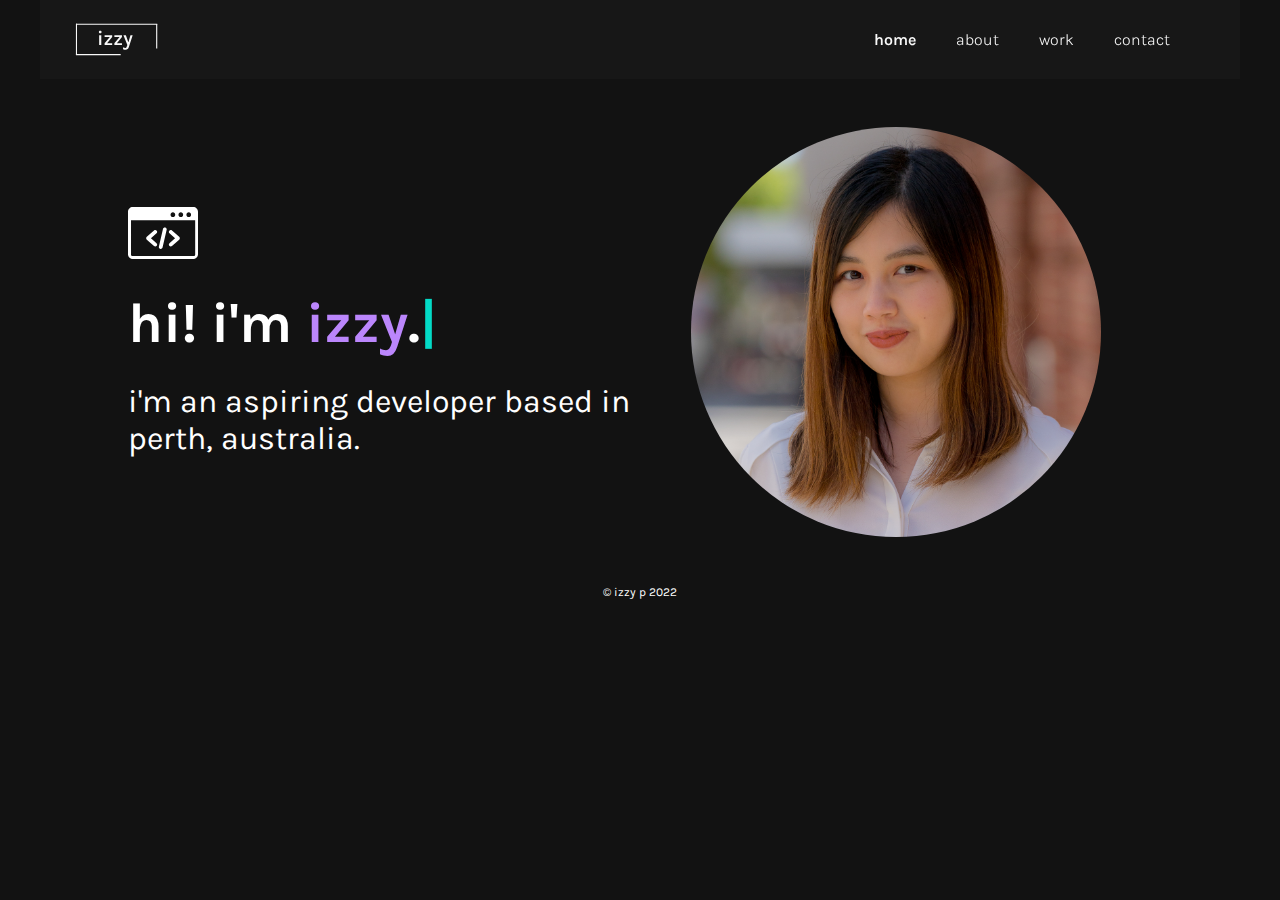
<file: index.html>
<!DOCTYPE html>
<html lang="en">
    <head>
        <meta charset="utf-8" />
        <meta name="viewport" content="width=device-width, initial-scale=1.0" />
        <title>izzy p - portfolio</title>
        <link rel="stylesheet" href="styles-index.css" />
    </head>
    <body>
        <main>
            <header>
                <div id="navigation-container">
                    <a href="index.html"><img src="./images/izzy-logo.svg" id="img-logo"/></a>
                    <nav>
                        <a href="#" class="nav-selected">Home</a>
                        <a href="about.html" class="nav-text">About</a>
                        <a href="work.html" class="nav-text">Work</a>
                        <a href="contact.html" class="nav-text">Contact</a>
                    </nav>
                </div>
            </header>
            <section id="hero">    	
                <div id="column-1">
                    <img id ="icon-index" src="./images/coding-icon.svg"/>
                    <h1 class="typing">Hi! I'm <span class="pink-text">Izzy</span>.<span class="green-text"><blink>|</blink></span></h1>
                    <h2>I'm an aspiring developer based in Perth, Australia.</h2>
                </div>
                <div id="column-2">
                    <img class ="photo" src="./images/headshot.png"/>
                </div>
            </section>
        </main>
        <footer>
            <p>© Izzy P 2022</p>
        </footer>
    </body>
</html>
</file>
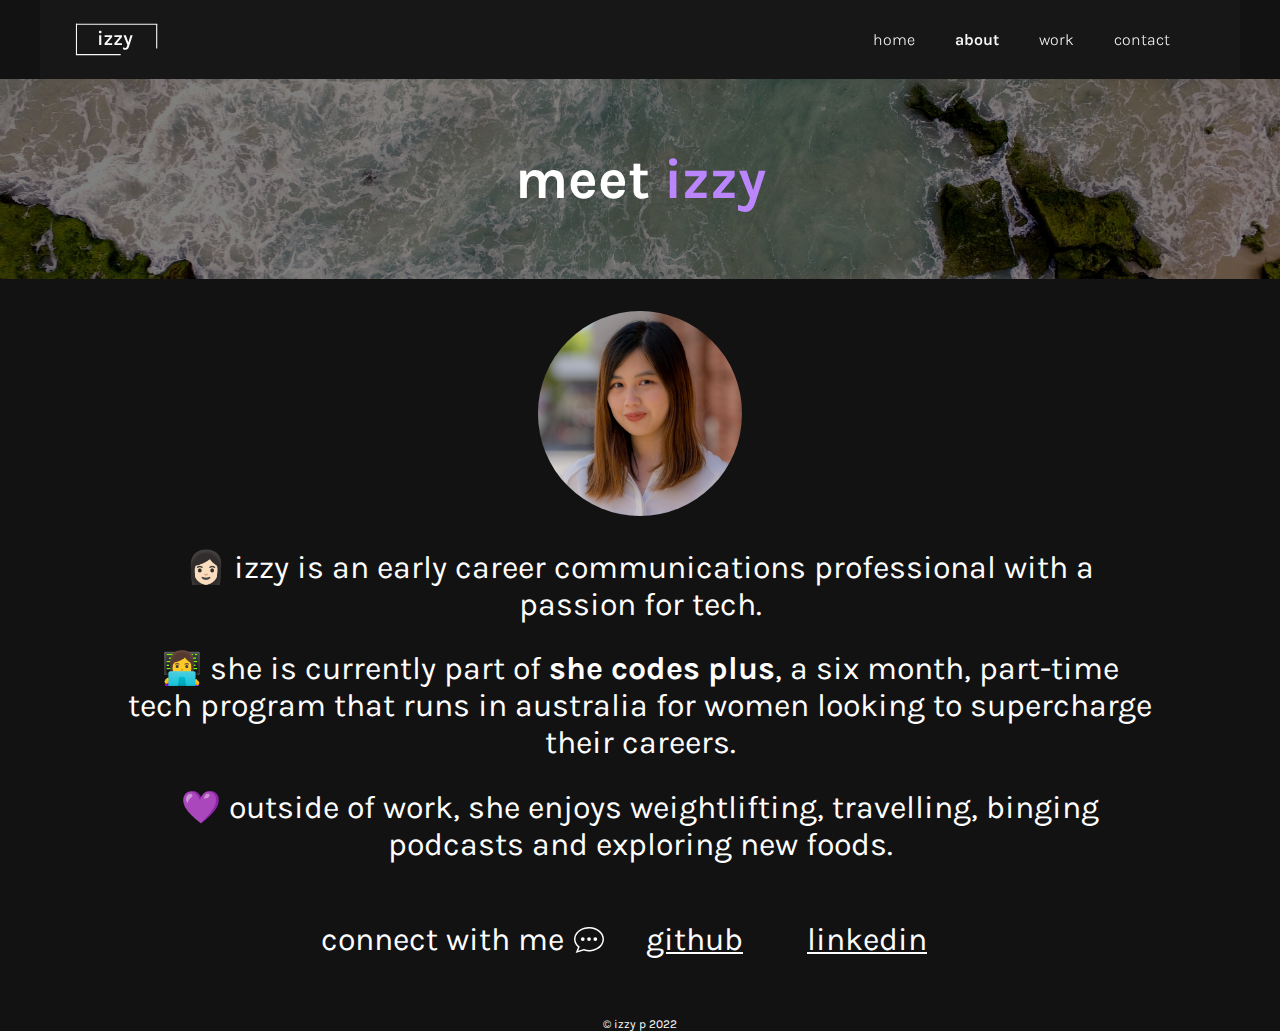
<file: about.html>
<!DOCTYPE html>
<html lang="en">
    <head>
        <meta charset="utf-8" />
        <meta name="viewport" content="width=device-width, initial-scale=1.0" />
        <title>about | izzy p - portfolio</title>
        <link rel="stylesheet" href="styles-global.css" />
    </head>
    <body>
        <main>
            <header>
                <div id="navigation-container">
                    <a href="index.html"><img src="./images/izzy-logo.svg" id="img-logo"/></a>
                    <nav>
                        <a href="index.html" class="nav-text">home</a>
                        <a href="#" class="nav-selected">about</a>
                        <a href="work.html" class="nav-text">work</a>
                        <a href="contact.html" class="nav-text">contact</a>
                    </nav>
                </div>
            </header>
            <section class="banner-image about">
                <div class="banner-text">
                    <h1>Meet <span class="pink-text">Izzy</span></h1>
                </div>
            </section>
            <section class="page">
                <img id ="photo-index" src="./images/headshot.png"/>
                <h2>👩🏻 izzy is an early career communications professional with a passion for tech. </h2>
                <h2>👩‍💻 She is currently part of <span class="page-heading">She Codes Plus</span>, a six month, part-time tech program that runs in Australia for women looking to supercharge their careers.</h2>
                <h2>💜 Outside of work, she enjoys weightlifting, travelling, binging podcasts and exploring new foods.</h2>
                <div class="links">
                    <div class="links-heading">
                        <h2>Connect with me</h2>
                        <img id ="icon-about" src="./images/chat-icon.svg"/>
                        <h2 class="social"><a href="https://github.com/isabelputri">GitHub</a></h2>
                        <h2 class="social"><a href="https://www.linkedin.com/in/isabelputri/">LinkedIn</a></h2>
                </div>
            </section>
        </main>
        <footer>
            <p>© Izzy P 2022</p>
        </footer>
    </body>
</html>
</file>
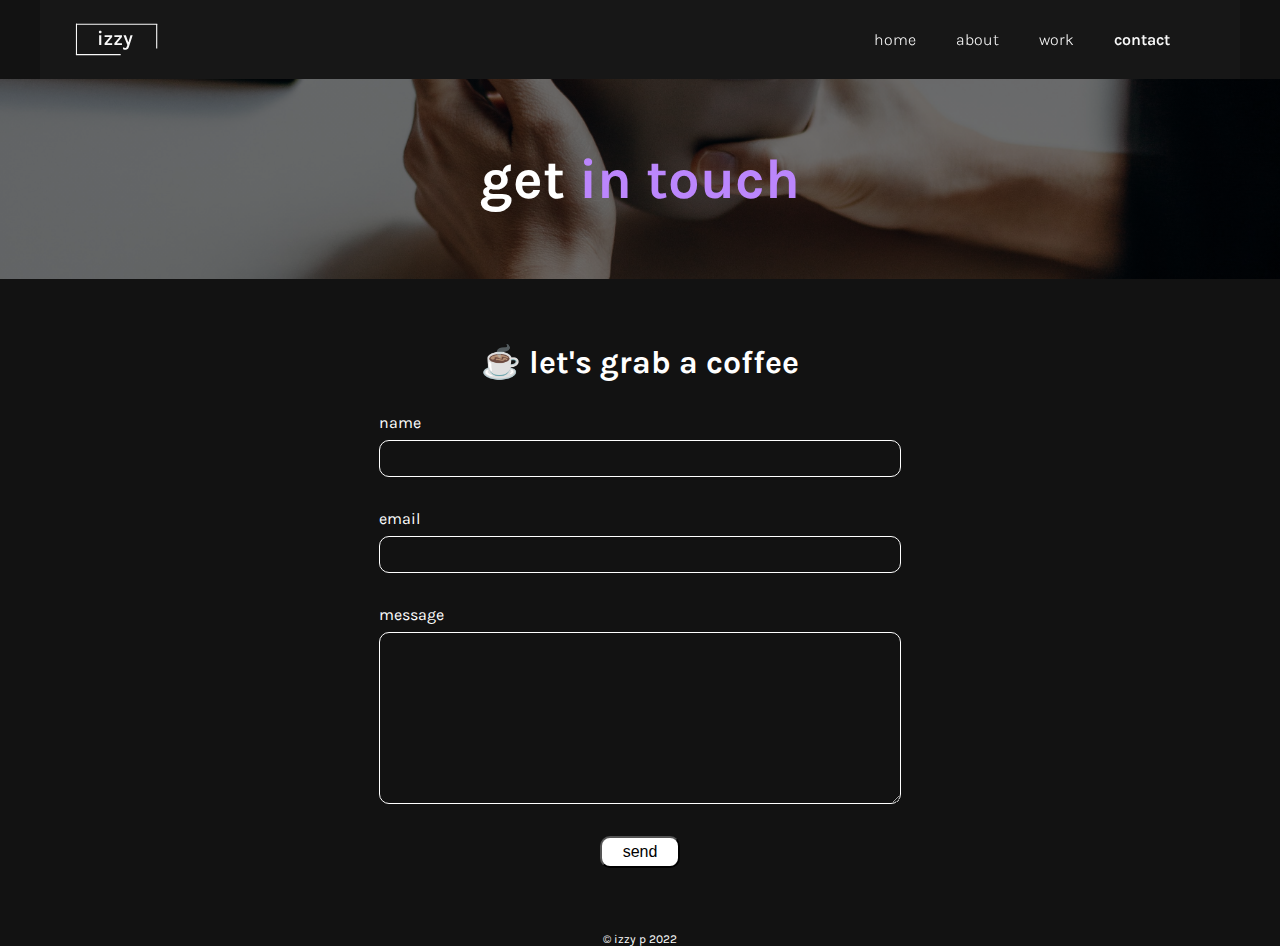
<file: contact.html>
<!DOCTYPE html>

<html lang="en">
    <head>
        <meta charset="utf-8" />
        <meta name="viewport" content="width=device-width, initial-scale=1.0" />
        <title>contact | izzy p - portfolio</title>
        <link rel="stylesheet" href="styles-global.css" />
    </head>

    <body>
        <main>
            <header>
                <div id="navigation-container">
                    <a href="index.html"><img src="./images/izzy-logo.svg" id="img-logo"/></a>
                    <nav>
                        <a href="index.html" class="nav-text">home</a>
                        <a href="about.html" class="nav-text">about</a>
                        <a href="work.html" class="nav-text">work</a>
                        <a href="contact.html" class="nav-selected">contact</a>
                    </nav>
                </div>
            </header>
            <section class="banner-image contact">
                <div class="banner-text">
                    <h1>get <span class="pink-text">in touch</span></h1>
                </div>
            </section>
            <h2 class="page-heading">☕ Let's grab a coffee</h2>
            <section class="page contact">
                <form action="https://formspree.io/f/mdojdrlv" method="post">
                    <div class="form-item">
                        <label for="name">Name</label>
                        <input type="text" id="name" name="name" required="">
                    </div>
                    <div class="form-item">
                        <label for="mail">Email</label>
                        <input type="email" id="mail" name="email" required="">
                    </div>
                    <div class="form-item">
                        <label for="message">Message</label>
                        <textarea id="message" name="message" cols="30" rows ="10" required=""></textarea>
                    </div>
                    <div class="form-item">
                        <button type="submit">send</button>
                    </div>
            </section>
        </main>
        <footer>
            <p>© Izzy P 2022</p>
        </footer>
    </body>
</html>
</file>
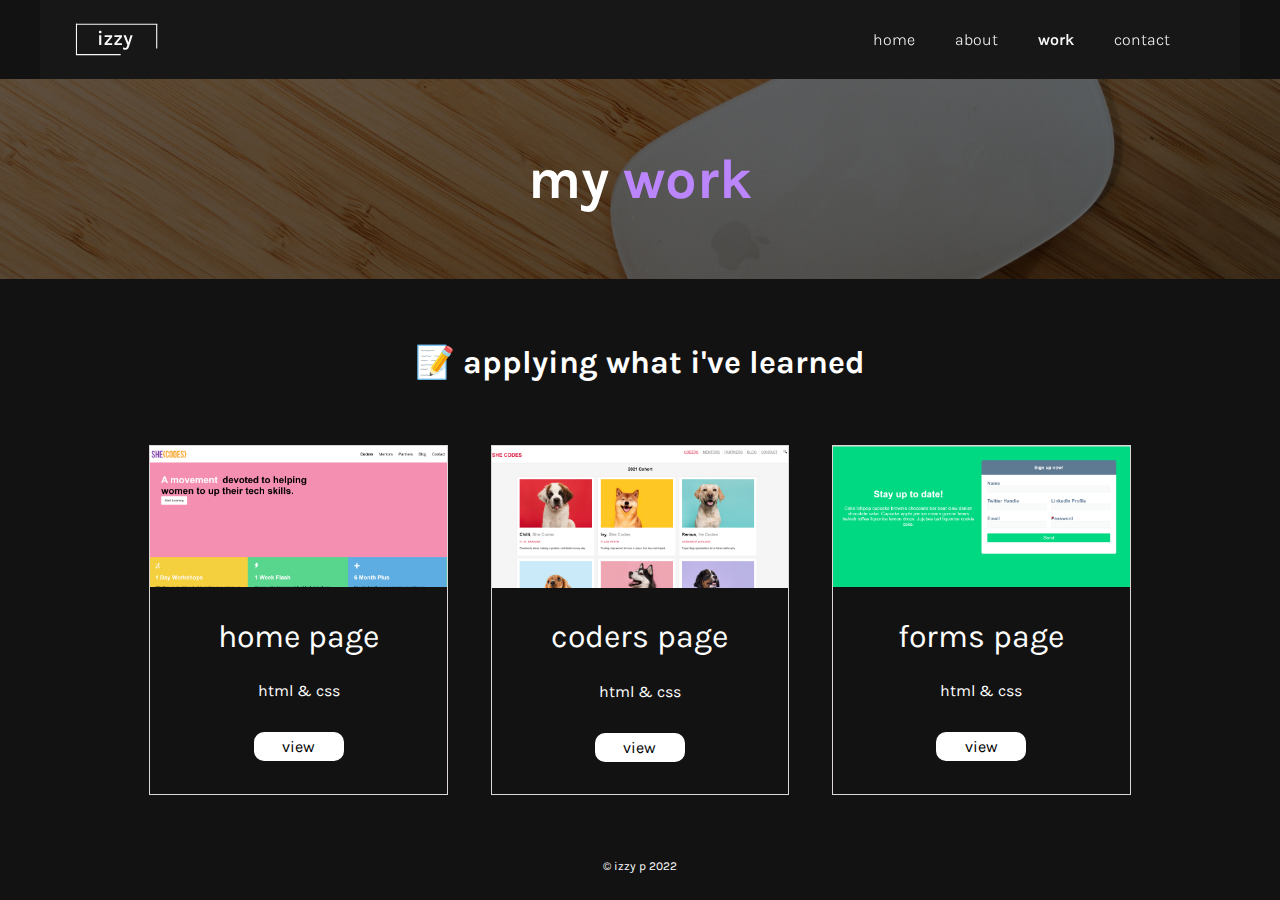
<file: work.html>
<!DOCTYPE html>

<html lang="en">
    <head>
        <meta charset="utf-8" />
        <meta name="viewport" content="width=device-width, initial-scale=1.0" />
        <title>work | izzy p - portfolio</title>
        <link rel="stylesheet" href="styles-global.css" />
    </head>

    <body>
        <main>
            <header>
                <div id="navigation-container">
                    <a href="index.html"><img src="./images/izzy-logo.svg" id="img-logo"/></a>
                    <nav>
                        <a href="index.html" class="nav-text">home</a>
                        <a href="about.html" class="nav-text">about</a>
                        <a href="work.html" class="nav-selected">work</a>
                        <a href="contact.html" class="nav-text">contact</a>
                    </nav>
                </div>
            </header>
            <section class="banner-image work">
                <div class="banner-text">
                    <h1>My <span class="pink-text">Work</span></h1>
                </div>
            </section>
            <h2 class="page-heading">📝 Applying what I've learned</h2>
            <section class="page work">
                <div class="column">
                    <img class ="card" src="images/work-card-1.png" title="She Codes Home Page"/>
                    <h2>Home Page</h2>
                    <h3>html & css</h3>
                    <a class="work-button" href="#">View</a>
                </div>
                <div class="column">
                    <img class ="card" src="./images/work-card-2.png" title="She Codes Coders Page"/>
                    <h2> Coders Page</h2>
                    <h3>html & css</h3>
                    <a class="work-button" href="#">View</a>
                </div>
                <div class="column">
                    <img class ="card" src="./images/work-card-3.png" title="She Codes Forms Page"/>
                    <h2>Forms Page</h2>
                    <h3>html & css</h3>
                    <a class="work-button" href="#">View</a>
                </div>
            </section>
        </main>
        <footer>
            <p>© Izzy P 2022</p>
        </footer>
    </body>
</html>
</file>
<file: styles-index.css>
/* elements------------------------------------------------------------------------------------------------------------ */

@import url('https://fonts.googleapis.com/css2?family=Karla:wght@300;400;600;700;900&display=swap');

body, html {
    font-family: 'Karla', sans-serif;
    height: 100%;
    width: 100%;
    background-color: #121212;
    color: white;
    text-transform: lowercase;
    }

body {
    margin: 0;
    overflow-x:hidden;
    }

header {
    width: 100%;
    max-width: 1200px;
    margin: auto;
}

main {
    min-height: 50vh;
    animation: fadein .5s;
}

@keyframes fadein {
  from { opacity: 0}
  to   { opacity: 1}
}

nav {
    display: flex;
    flex: 2;
    justify-content: flex-end;
    padding: 30px;
}

h1{
    font-size: 3.5rem;
    font-weight: 700;
    margin-bottom: 0;
    margin-top: 0;
}

h2{
    font-size: 2rem;
    font-weight: 400;
    margin-bottom: 0;
}

p{
    font-size: 12px;
}

.pink-text {
    color: #bb86fc;
}

.purple-text {
    color: #3700b3;
}

.green-text {
    color: #03dac6;
}

.invert {
    filter: invert(100%); 
}

a {
    transition: all .2s ease-in-out;
}

a:hover {
    color: #03dac6;
    transform: scale(1);
    }

a:active {
    color: white;
    }


/* Header -----------------------------------------------------------------------------------------------------------------*/

#img-logo {
    width: 110px;
    position: relative;
    text-decoration: none;
    filter: invert(100%); 
    display: flex;
    flex: 1;
    padding-left: 20px;
}

#navigation-container {
    position: relative;
    background-color: #121212;
    filter:contrast(95%);
    display: flex;    
    flex-direction: row;
    align-items: center;
    text-align: center;
    padding-right: 20px;

}    

.nav-selected {
    text-decoration: none;
    color: white;
    font-weight:600;
    text-size-adjust: auto;
    padding: 0 20px 0 20px;
}

.nav-text {
    text-decoration: none;
    color: white;
    font-weight:300;
    text-size-adjust: auto;
    padding: 0 20px 0 20px;
}

/* Body -----------------------------------------------------------------------------------------------------------------*/

@keyframes blink {
	0% {opacity: 0}
	49%{opacity: 0}
	50% {opacity: 1}
}

blink{animation: blink 1s infinite;}

#hero {
    width: 80%;
    display: flex;
    flex-direction: row;
    margin:3em auto;
}

.typing {
    overflow: hidden; 
    white-space: nowrap; /* Keeps the content on a single line */
    animation: 
      typing 2.5s steps(40, end),
      blink-caret .75s step-end infinite;
} 

@keyframes typing {
    from { width: 0 }
    to { width: 100% }
  }

/* Body - Column 1 -----------------------------------------------------------------------------------------------------------------*/

#icon-index {
    max-width: 70px;
    object-fit: contain;
    filter: invert(100%);
    margin-bottom: 2em;
}

#column-1 {
    width: 50%;
    display: flex;
    flex-direction: column;
    justify-content: center;
}

/* Body - Column 2 -----------------------------------------------------------------------------------------------------------------*/

.photo {
    max-width: 80%;
    height: auto;
    object-fit: contain;
    border-radius: 50%;
    margin: auto;
}

#column-2 {
    width: 50%;
    display: flex;
    justify-content: center;
}

/* Footer -----------------------------------------------------------------------------------------------------------------*/

footer{
    text-align: center;
    margin-bottom: 2px;
}

/* Media Queries: Between 600 - 900px wide (Tablet) -----------------------------------------------------------------------------------------------------------------*/

@media (max-width: 900px) {
    
    h1{
        font-size: 2.5rem;
        text-align: center;

    }

    h2{
        font-size: 1.25rem;
        text-align: center;
    }

    #hero{
        display: flex;
        align-items: center;
        padding: 20px;
    }
    

    #icon-index {
        margin:auto;
        margin-bottom: 2em;
    }

    .photo {
        align-items: center;
    }
    
}
/* Media Queries: Smaller than 600px wide (Mobile) -----------------------------------------------------------------------------------------------------------------*/

@media (max-width: 600px) {
    
    header{
        display: inline-flex;
        align-items: stretch;
    }

    .typing {
        white-space: normal;
    }

    #navigation-container{
        display: flex;
        flex-direction: column;
        width: 100%;
    }

    #hero{
        display: flex;
        flex-direction: column-reverse;
        margin: auto;
        }

    #icon-index {
        margin:2em auto;
    }

    #photo-index {
        align-items: center;
    }

}
</file>
<file: styles-global.css>
/* elements------------------------------------------------------------------------------------------------------------ */

@import url('https://fonts.googleapis.com/css2?family=Karla:wght@300;400;600;700;900&display=swap');

body,html {
    font-family: 'Karla', sans-serif;
    width: 100%;
    height: 100%;
    background-color: #121212;
    color: white;
    text-transform: lowercase;
    }

body {
    margin: 0;
    overflow-x:hidden;
}

header {
    width: 100%;
    max-width: 1200px;
    margin: auto;
}

main {
    min-height: 50vh;
    animation: fadein .5s;
}

@keyframes fadein {
  from { opacity: 0}
  to   { opacity: 1}
}

.page {
    width: 80%;
    max-width: 1400px;
    margin: 2em auto;
}

nav {
    display: flex;
    flex: 2;
    justify-content: flex-end;
    padding: 30px;
}

h1{
    font-size: 3.5rem;
    font-weight: 700;
}

h2{
    font-size: 2rem;
    font-weight: 400;
    text-align: center;
}

h3 {
    font-size: 1rem;
    text-align: center;
    font-weight: 400;
}

p{
    font-size: 12px;
}

.pink-text {
    color: #bb86fc;
}

.purple-text {
    color: #3700b3;
}

.green-text {
    color: #03dac6;
}

.invert {
    filter: invert(100%); 
}

.bio {
    width: 80%;
    margin: auto;
}

a {
    transition: all .2s ease-in-out;
}

a:hover {
    color: #03dac6;
    transform: scale(1);
    }

a:active {
    color: white;
    }

/* Header -----------------------------------------------------------------------------------------------------------------*/

#img-logo {
    width: 110px;
    position: relative;
    text-decoration: none;
    filter: invert(100%); 
    display: flex;
    flex: 1;
    padding-left: 20px;
}

#navigation-container {
    position: relative;
    background-color: #121212;
    filter:contrast(95%);
    display: flex;    
    flex-direction: row;
    align-items: center;
    text-align: center;
    padding-right: 20px;
    transition: transform .2s;

}    

.nav-selected {
    text-decoration: none;
    color: white;
    font-weight:600;
    text-size-adjust: auto;
    padding: 0 20px 0 20px;
}

.nav-text {
    text-decoration: none;
    color: white;
    font-weight:300;
    text-size-adjust: auto;
    padding: 0 20px 0 20px;
}

/* Banner -----------------------------------------------------------------------------------------------------------------*/

.banner-image {
    height: 200px;
    background-repeat: no-repeat;
    background-size: cover;
    display: flex;
    justify-content: center;
    align-items: center;
    }

.banner-image.about{
    background-position: center;
    background-image:
    linear-gradient(to bottom, rgba(0,0,0,0.5) 0%,rgba(0,0,0,0.5) 100%),
    url("./images/bannerabout.jpg");
}

.banner-image.work{
    background-position: bottom;
    background-image:
    linear-gradient(to bottom, rgba(0,0,0,0.5) 0%,rgba(0,0,0,0.5) 100%),
    url("./images/bannerwork.jpg");
}

.banner-image.contact{
    background-position: center;
    background-image:
    linear-gradient(to bottom, rgba(0,0,0,0.5) 0%,rgba(0,0,0,0.5) 100%),
    url("./images/bannercontactus.jpg");
}

.banner-text {
    text-align: center;
    overflow: hidden; 
    white-space: nowrap; /* Keeps the content on a single line */
    margin: 0 auto; /* Gives that scrolling effect as the typing happens */
    animation: 
      typing 3.5s steps(40, end),
      blink-caret .75s step-end infinite;
} 

@keyframes typing {
    from { width: 0 }
    to { width: 100% }
}

.page-heading{
    margin-top:2em;
    font-weight: 700;
}

/* Content - About -----------------------------------------------------------------------------------------------------------------*/

#photo-index {
    max-width: 20%;
    border-radius: 50%;
    margin: 2em auto;
    display: flex;
}

.page.about {
    display: flex;
    flex-direction: row;
}

.links {
    margin: 2em auto;
    display: flex;
    justify-content: center;
}

h2:hover a{
    text-decoration-line: underline;
    text-decoration-thickness: 3px;
    cursor: pointer;
    box-shadow: inset 300px 0 0 0 #bb86fc;
    color: white;
}

.social:active a{
    color: white;
    }

h2 a{
    text-decoration: none;
    text-decoration-line: underline;
    text-decoration-thickness: 1.5px;
    text-underline-offset: 2px;
    color: white;
    transition: all .2s ease-in-out;
    box-shadow: inset 0 0 0 0 #03dac6;
    color: white;
    margin: 1rem;
    padding: 1rem;
    transition: color .6s ease-in-out, box-shadow .6s ease-in-out;
}


#icon-about {
    width: 30px;
    object-fit: contain;
    filter: invert(100%);
    padding: 10px;
}

.links-heading{
    display: inline-flex;
    flex-direction: row;
    width: fit-content;
    /* height: 50px; */
}

/* Content - Work -----------------------------------------------------------------------------------------------------------------*/


.page.work {
    display: flex;
    flex-direction: row;
    align-content: center;
}
.column {
    width: 29%;
    min-height: 250px;
    object-fit: contain;
    border: 1px solid rgb(221, 214, 214);
    margin: 2em auto;
}

.column img {
    width: 100%;
    object-fit: contain;
}

.work-button {
    width: 5em;
    margin: 2em auto;
    padding: 5px;
    background-color: white;
    color: black;
    font-size: 1em;
    border-radius: 10px;
    text-align: center;
    text-decoration: none;
    display: flex;
    justify-content: center;
    align-items: center;
}

.work-button:hover {
    background-color: #bb86fc;
    color: white;
}

.work-button:active {
    background-color: white;
    color: black;
}

/* Content - Contact -----------------------------------------------------------------------------------------------------------------*/

.page.contact {
    display: flex;
    justify-content: center;
}

form {
    width: 60%;
    max-width: 800px;
    display: flex;
    flex-direction: column;
    justify-content: center;
    align-items: center;
}

.form-item {
    margin-bottom: 2em;
    display: flex;
    flex-direction: column;
}

.form-item label {
    margin-bottom: .5em;
}

.form-item input,
.form-item textarea {
    padding: 10px;
    width: 500px;
    background-color: #121212;
    color: white;
    border: 1px solid white;
    border-radius: 10px;
}

.form-item input:hover, 
.form-item textarea:hover {
    border: 1px solid #03dac6;
}

.form-item input:focus, 
.form-item textarea:focus {
    border: 1px solid #bb86fc;
    background-color: white;
    color: #121212;
}

.form-item button {
    align-self: center;
    width: 5em;
    padding: 5px;
    background-color: white;
    color: black;
    font-size: 1em;
    border-radius: 10px;
}

.form-item button:hover {
    background-color: #bb86fc;
    color: white;
    transition: all .2s ease-in-out;
    cursor: pointer;
}

.form-item button:active {
    background-color: white;
    color: black;
    transition: all .2s ease-in-out;
}


/* Footer -----------------------------------------------------------------------------------------------------------------*/

footer{
    text-align: center;
    margin-bottom: 2px;
}

/* Media Queries: Between 600 - 900px wide (Tablet) -----------------------------------------------------------------------------------------------------------------*/

@media (max-width: 900px) {

    h2{
        font-size: 1.5rem;
    }

    header {
        width: 100%;
        max-width: 800px;
        margin: auto;
    }
    
    .page .links .links-heading {
        display: flex;
        flex-direction: column;
    }

    #icon-about {
        width: 40px;
        margin: auto;
    }

    .page.work {
        display: block;
        display: flex;
        flex-wrap: wrap;
        justify-content: center;
    }

    .column{
        width: 35%;
        min-height: 200px;
        }

    .form-item input,
    .form-item textarea {
    width: 400px;
}

}
/* Media Queries: Smaller than 600px wide (Mobile) -----------------------------------------------------------------------------------------------------------------*/

@media (max-width: 600px) {
    
    header{
        display: inline-flex;
        align-items: stretch;
    }

    main {
        min-width: 20vh;
    }

    #navigation-container{
        display: flex;
        flex-direction: column;
        width: 100%;
    }

    .img-logo{
        display: flex;
        flex-direction: center;
    }

    nav{
        width: auto;
        display: flex;
        padding: 30px;
    }

    .page.work {
        display: flex;
        flex-direction: column;
        align-content: center;
        margin: .5em auto;
    }
    .column{
        width: 80%;
        }

    .form-item input,
    .form-item textarea {
    width: 250px;
}
}
</file>
